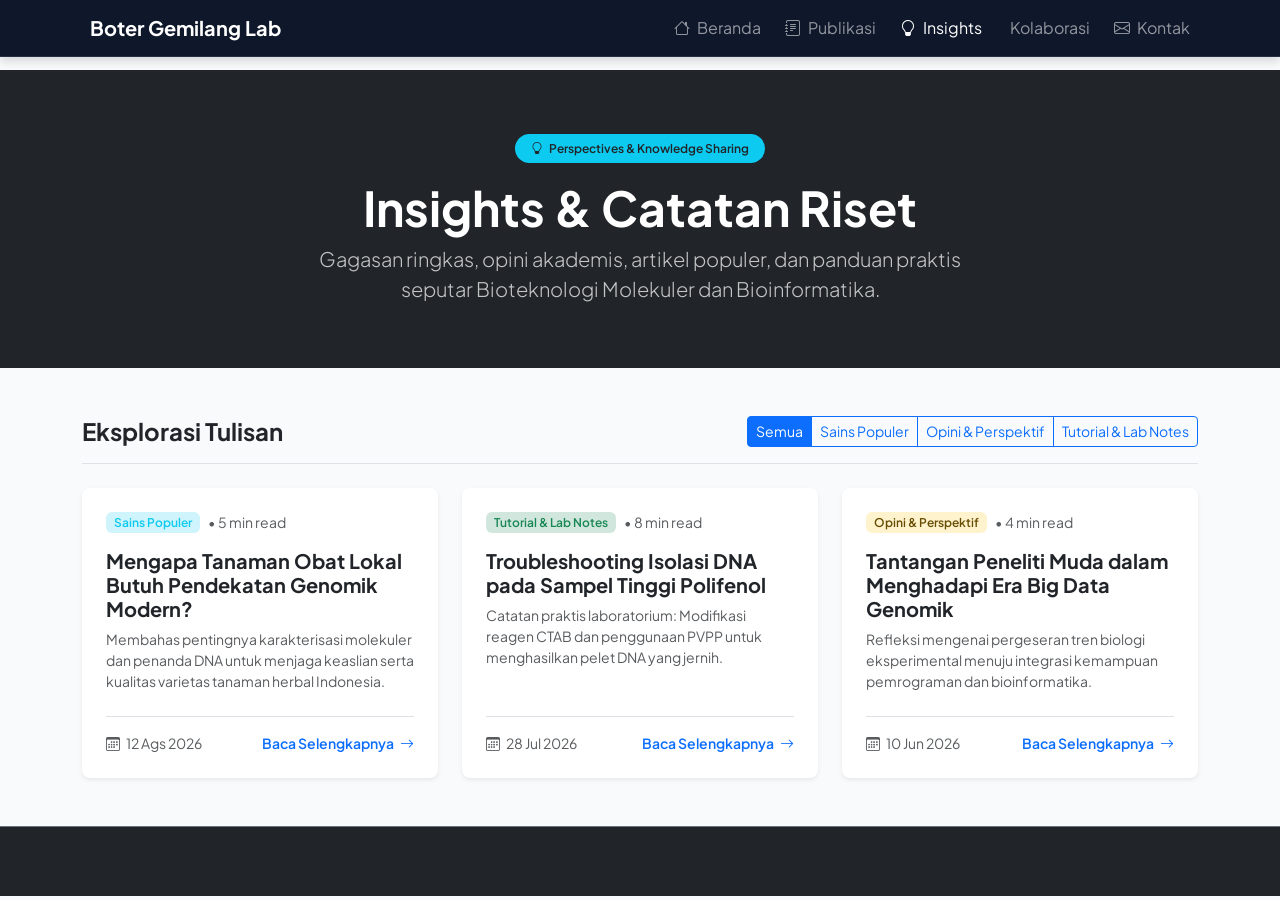
<file: insights.html>
<!DOCTYPE html>
<html lang="id">
<head>
    <meta charset="UTF-8">
    <meta name="viewport" content="width=device-width, initial-scale=1.0">
    <title>Insights & Pemikiran | Gemilang Rahmadara</title>

    <!-- Meta Tags SEO -->
    <meta name="description" content="Kumpulan artikel populer, catatan riset, tutorial bioinformatika, dan opini dari Gemilang Rahmadara seputar bioteknologi dan genomik.">
    <meta name="keywords" content="Gemilang Rahmadara, Insights, Artikel Bioteknologi, Opini Sains, Bioinformatika, Catatan Riset">
    <meta name="author" content="Gemilang Rahmadara">
    <link rel="canonical" href="https://boter-gemilang.github.io/insights.html">

    <!-- Google Fonts, Bootstrap 5, & Icons -->
    <link href="https://fonts.googleapis.com/css2?family=Plus+Jakarta+Sans:wght@300;400;600;700;800&display=swap" rel="stylesheet">
    <link href="https://cdn.jsdelivr.net/npm/bootstrap@5.3.0/dist/css/bootstrap.min.css" rel="stylesheet">
    <link href="https://cdn.jsdelivr.net/npm/bootstrap-icons@1.11.1/font/bootstrap-icons.css" rel="stylesheet">

    <!-- Custom CSS Utama -->
    <link rel="stylesheet" href="assets/css/style.css">
</head>
<body>

    <!-- Header/Navbar Modular -->
    <div id="header-container"></div>

    <!-- Header Halaman -->
    <header class="bg-dark text-white py-5">
        <div class="container text-center py-3">
            <span class="badge bg-info text-dark px-3 py-2 rounded-pill fw-semibold mb-3">
                <i class="bi bi-lightbulb me-1"></i> Perspectives & Knowledge Sharing
            </span>
            <h1 class="fw-bold display-5 mb-2">Insights & Catatan Riset</h1>
            <p class="lead text-light opacity-75 mx-auto mb-0" style="max-width: 700px;">
                Gagasan ringkas, opini akademis, artikel populer, dan panduan praktis seputar Bioteknologi Molekuler dan Bioinformatika.
            </p>
        </div>
    </header>

    <!-- Content Utama -->
    <main class="container my-5">

        <!-- Bar Filter Kategori Tulisan -->
        <div class="d-flex justify-content-between align-items-center flex-wrap gap-3 border-bottom pb-3 mb-4">
            <div>
                <h4 class="fw-bold text-dark mb-0">Eksplorasi Tulisan</h4>
            </div>
            <div class="btn-group" role="group" aria-label="Filter Insights">
                <button type="button" class="btn btn-outline-primary active btn-sm">Semua</button>
                <button type="button" class="btn btn-outline-primary btn-sm">Sains Populer</button>
                <button type="button" class="btn btn-outline-primary btn-sm">Opini & Perspektif</button>
                <button type="button" class="btn btn-outline-primary btn-sm">Tutorial & Lab Notes</button>
            </div>
        </div>

        <!-- Grid Kartu Artikel / Insights -->
        <div class="row g-4">

            <!-- Artikel 1 (Sains Populer) -->
            <div class="col-md-6 col-lg-4">
                <article class="card h-100 border-0 shadow-sm rounded-3 overflow-hidden">
                    <div class="card-body p-4 d-flex flex-column">
                        <div class="d-flex align-items-center gap-2 mb-3">
                            <span class="badge bg-info-subtle text-info fw-semibold">Sains Populer</span>
                            <small class="text-muted">• 5 min read</small>
                        </div>
                        <h5 class="fw-bold text-dark mb-2">Mengapa Tanaman Obat Lokal Butuh Pendekatan Genomik Modern?</h5>
                        <p class="text-muted small mb-4 flex-grow-1">
                            Membahas pentingnya karakterisasi molekuler dan penanda DNA untuk menjaga keaslian serta kualitas varietas tanaman herbal Indonesia.
                        </p>
                        <div class="pt-3 border-top d-flex align-items-center justify-content-between">
                            <small class="text-muted"><i class="bi bi-calendar3 me-1"></i> 12 Ags 2026</small>
                            <a href="#" class="fw-semibold text-primary text-decoration-none small">
                                Baca Selengkapnya <i class="bi bi-arrow-right ms-1"></i>
                            </a>
                        </div>
                    </div>
                </article>
            </div>

            <!-- Artikel 2 (Tutorial / Lab Notes) -->
            <div class="col-md-6 col-lg-4">
                <article class="card h-100 border-0 shadow-sm rounded-3 overflow-hidden">
                    <div class="card-body p-4 d-flex flex-column">
                        <div class="d-flex align-items-center gap-2 mb-3">
                            <span class="badge bg-success-subtle text-success fw-semibold">Tutorial & Lab Notes</span>
                            <small class="text-muted">• 8 min read</small>
                        </div>
                        <h5 class="fw-bold text-dark mb-2">Troubleshooting Isolasi DNA pada Sampel Tinggi Polifenol</h5>
                        <p class="text-muted small mb-4 flex-grow-1">
                            Catatan praktis laboratorium: Modifikasi reagen CTAB dan penggunaan PVPP untuk menghasilkan pelet DNA yang jernih.
                        </p>
                        <div class="pt-3 border-top d-flex align-items-center justify-content-between">
                            <small class="text-muted"><i class="bi bi-calendar3 me-1"></i> 28 Jul 2026</small>
                            <a href="#" class="fw-semibold text-primary text-decoration-none small">
                                Baca Selengkapnya <i class="bi bi-arrow-right ms-1"></i>
                            </a>
                        </div>
                    </div>
                </article>
            </div>

            <!-- Artikel 3 (Opini & Perspektif) -->
            <div class="col-md-6 col-lg-4">
                <article class="card h-100 border-0 shadow-sm rounded-3 overflow-hidden">
                    <div class="card-body p-4 d-flex flex-column">
                        <div class="d-flex align-items-center gap-2 mb-3">
                            <span class="badge bg-warning-subtle text-warning-emphasis fw-semibold">Opini & Perspektif</span>
                            <small class="text-muted">• 4 min read</small>
                        </div>
                        <h5 class="fw-bold text-dark mb-2">Tantangan Peneliti Muda dalam Menghadapi Era Big Data Genomik</h5>
                        <p class="text-muted small mb-4 flex-grow-1">
                            Refleksi mengenai pergeseran tren biologi eksperimental menuju integrasi kemampuan pemrograman dan bioinformatika.
                        </p>
                        <div class="pt-3 border-top d-flex align-items-center justify-content-between">
                            <small class="text-muted"><i class="bi bi-calendar3 me-1"></i> 10 Jun 2026</small>
                            <a href="#" class="fw-semibold text-primary text-decoration-none small">
                                Baca Selengkapnya <i class="bi bi-arrow-right ms-1"></i>
                            </a>
                        </div>
                    </div>
                </article>
            </div>

        </div>

    </main>

    <!-- Footer Modular -->
    <div id="footer-container"></div>

    <!-- Scripts -->
    <script src="https://cdn.jsdelivr.net/npm/bootstrap@5.3.0/dist/js/bootstrap.bundle.min.js"></script>
    <script src="assets/js/main.js"></script>

</body>
</html>
</file>
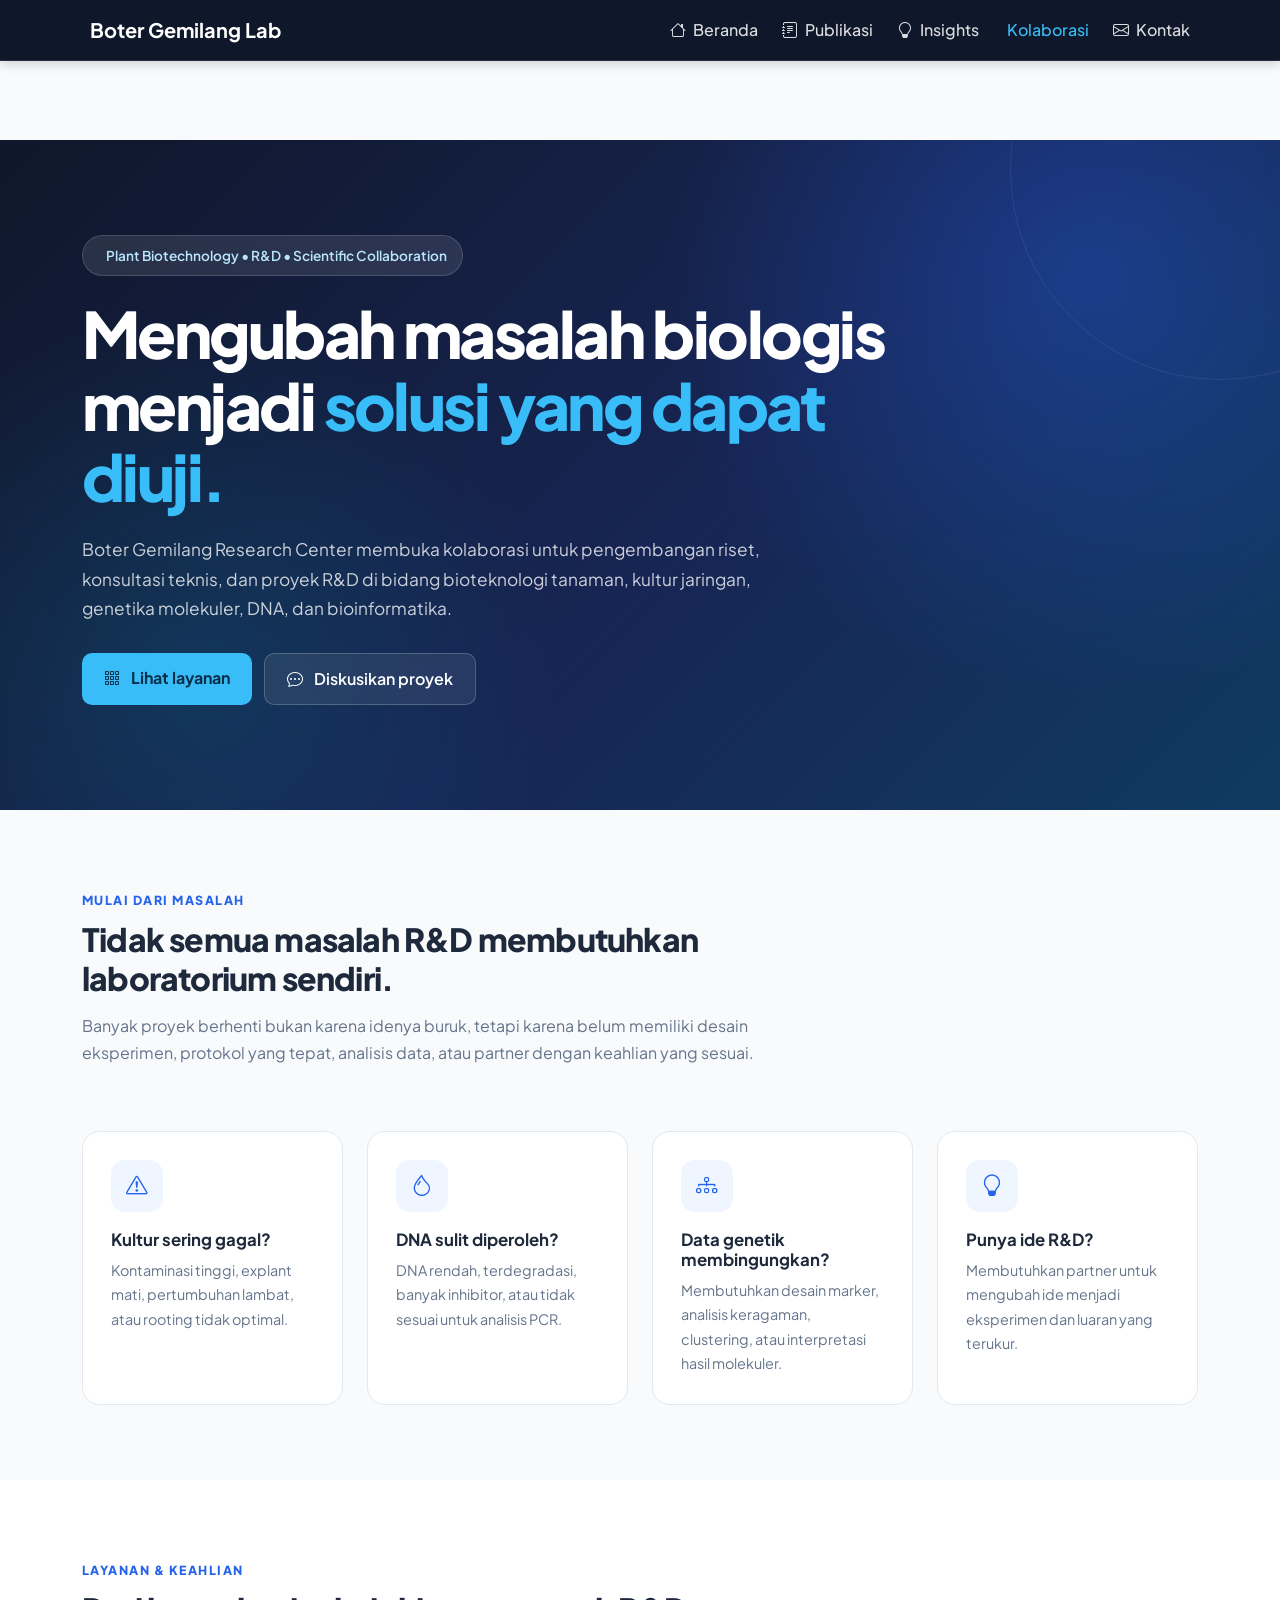
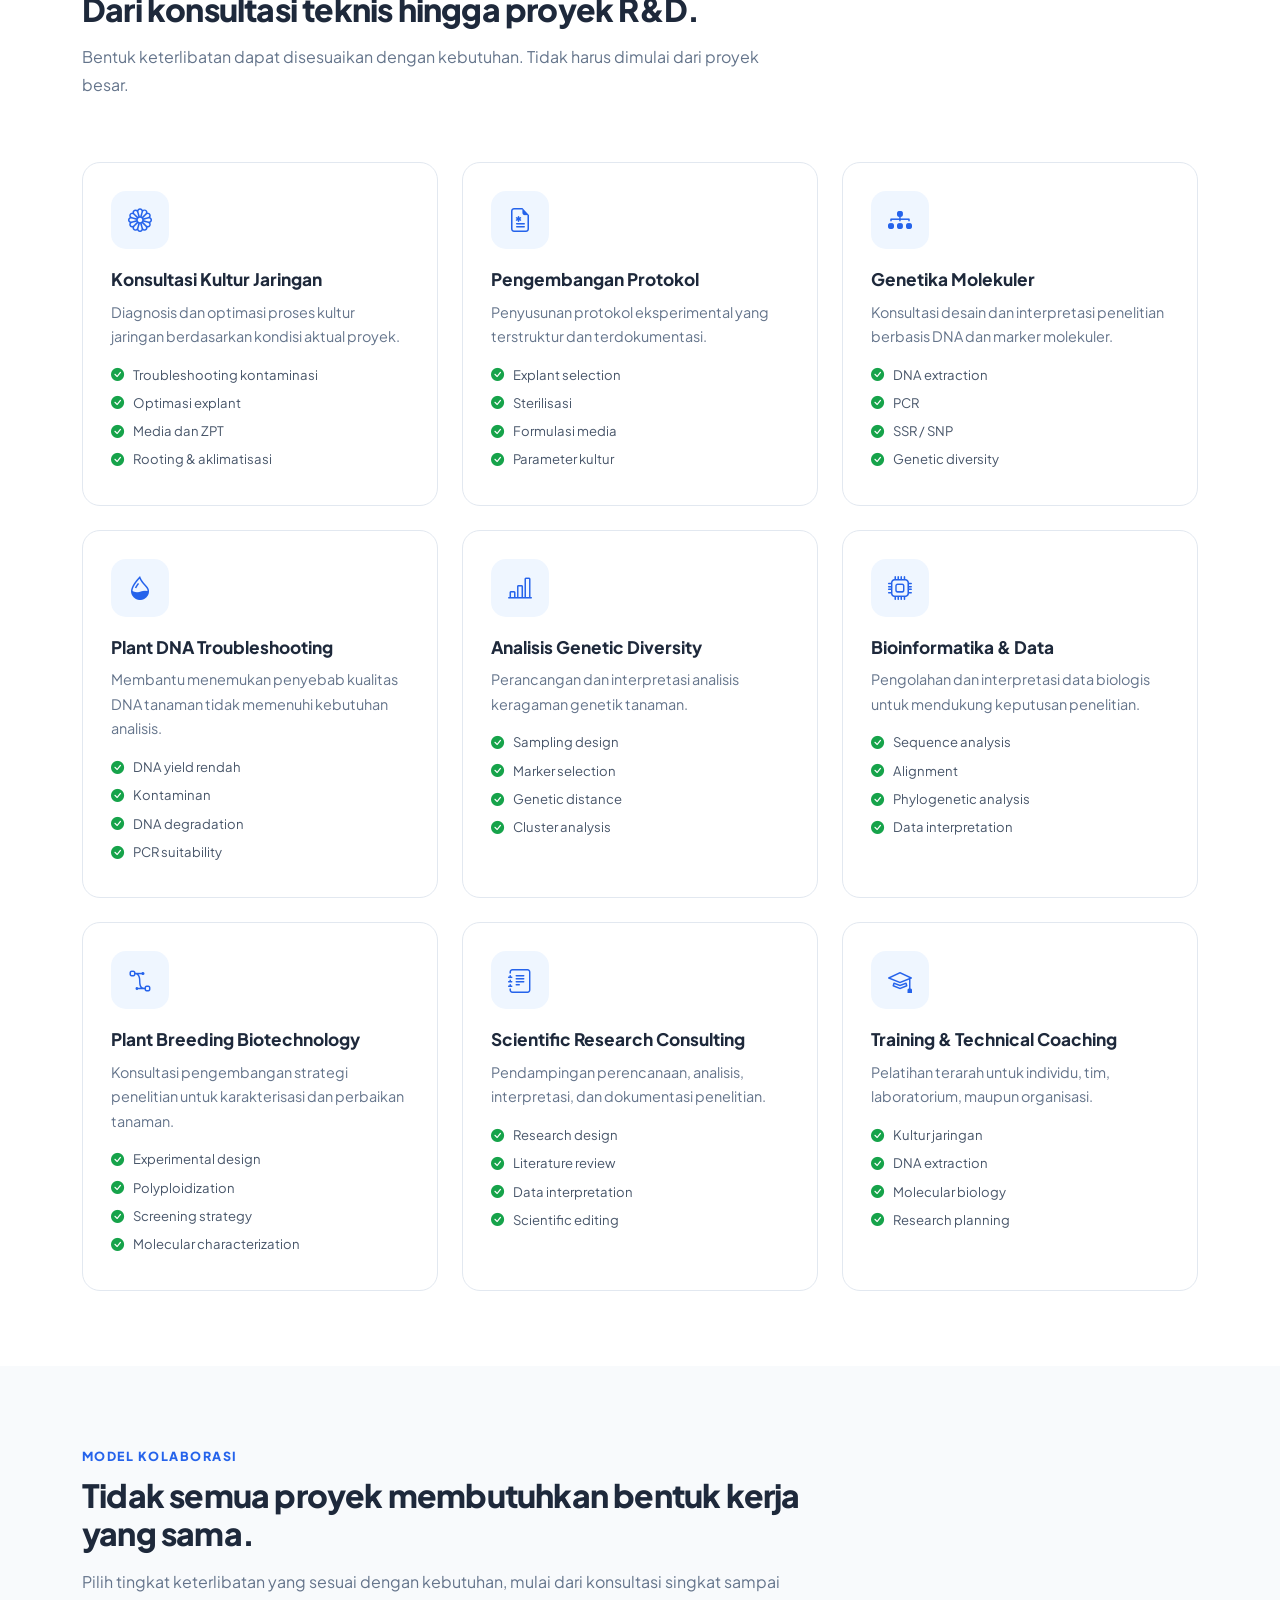
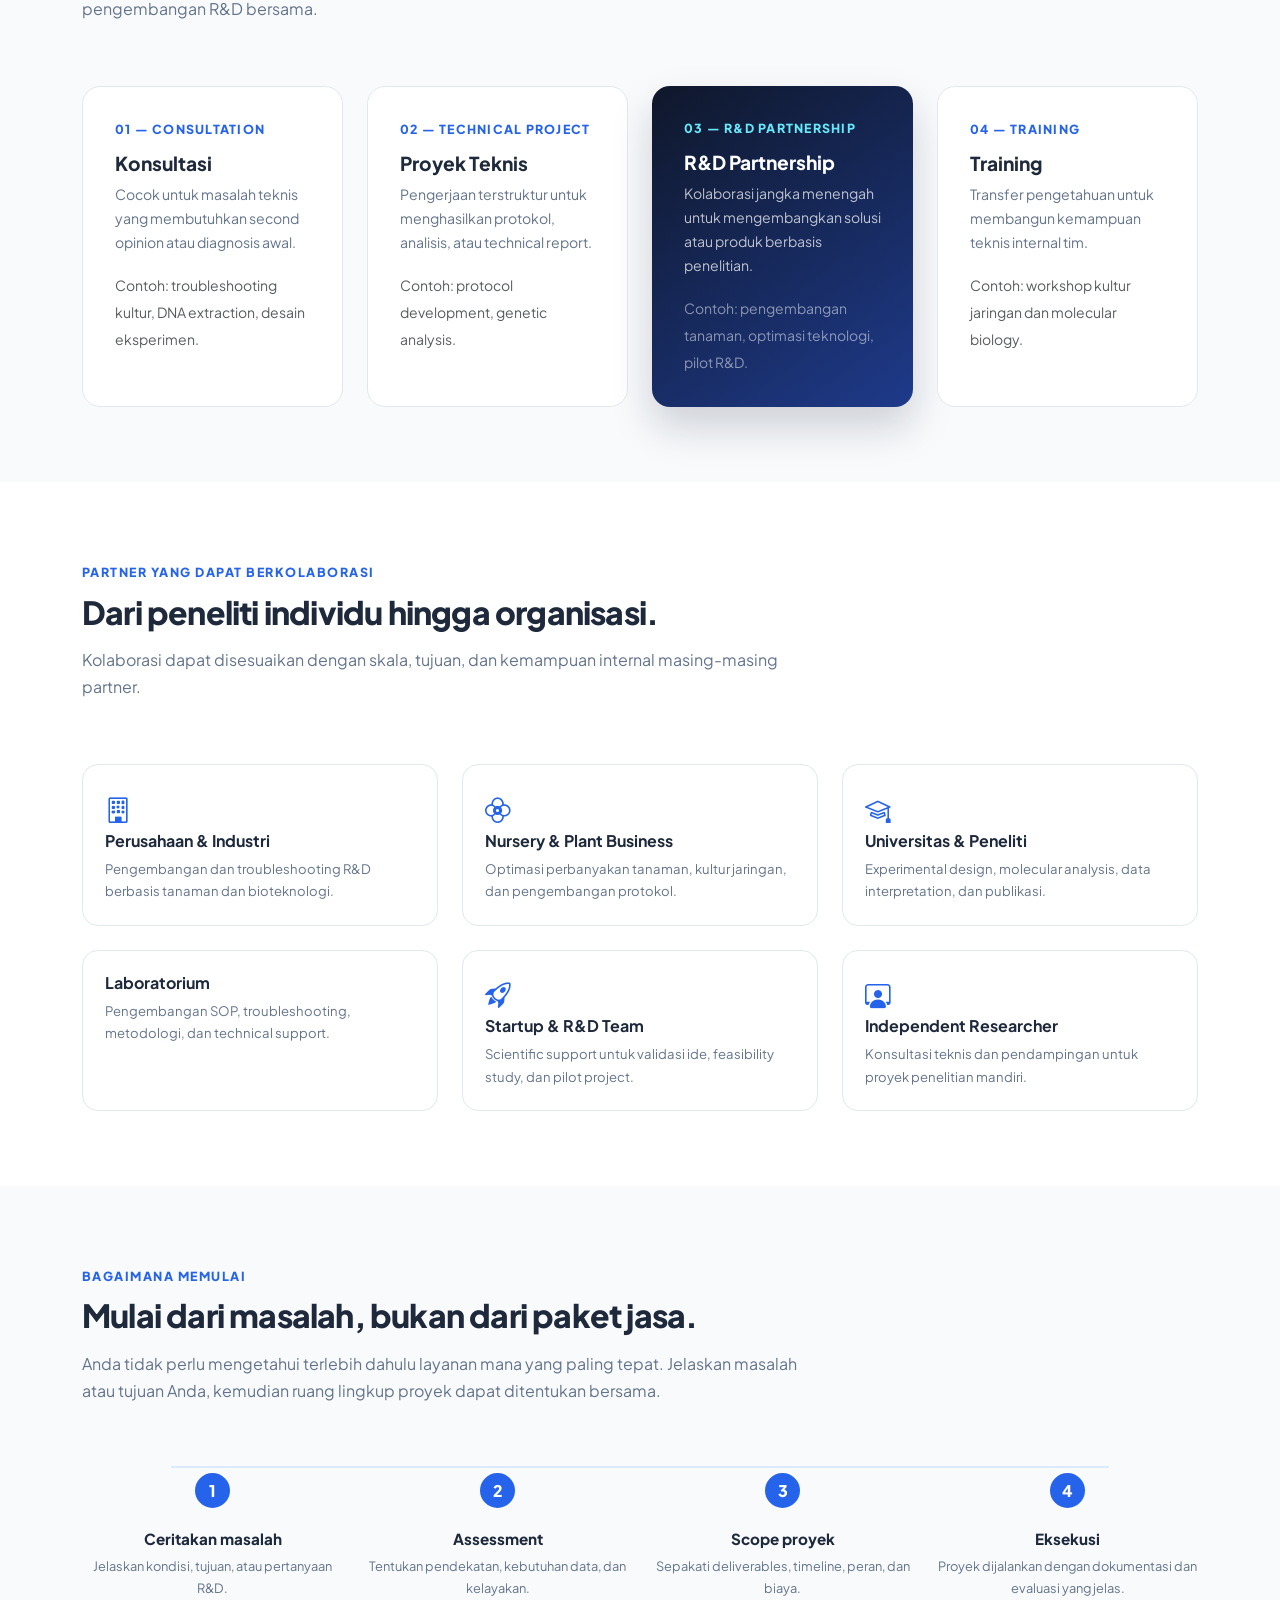
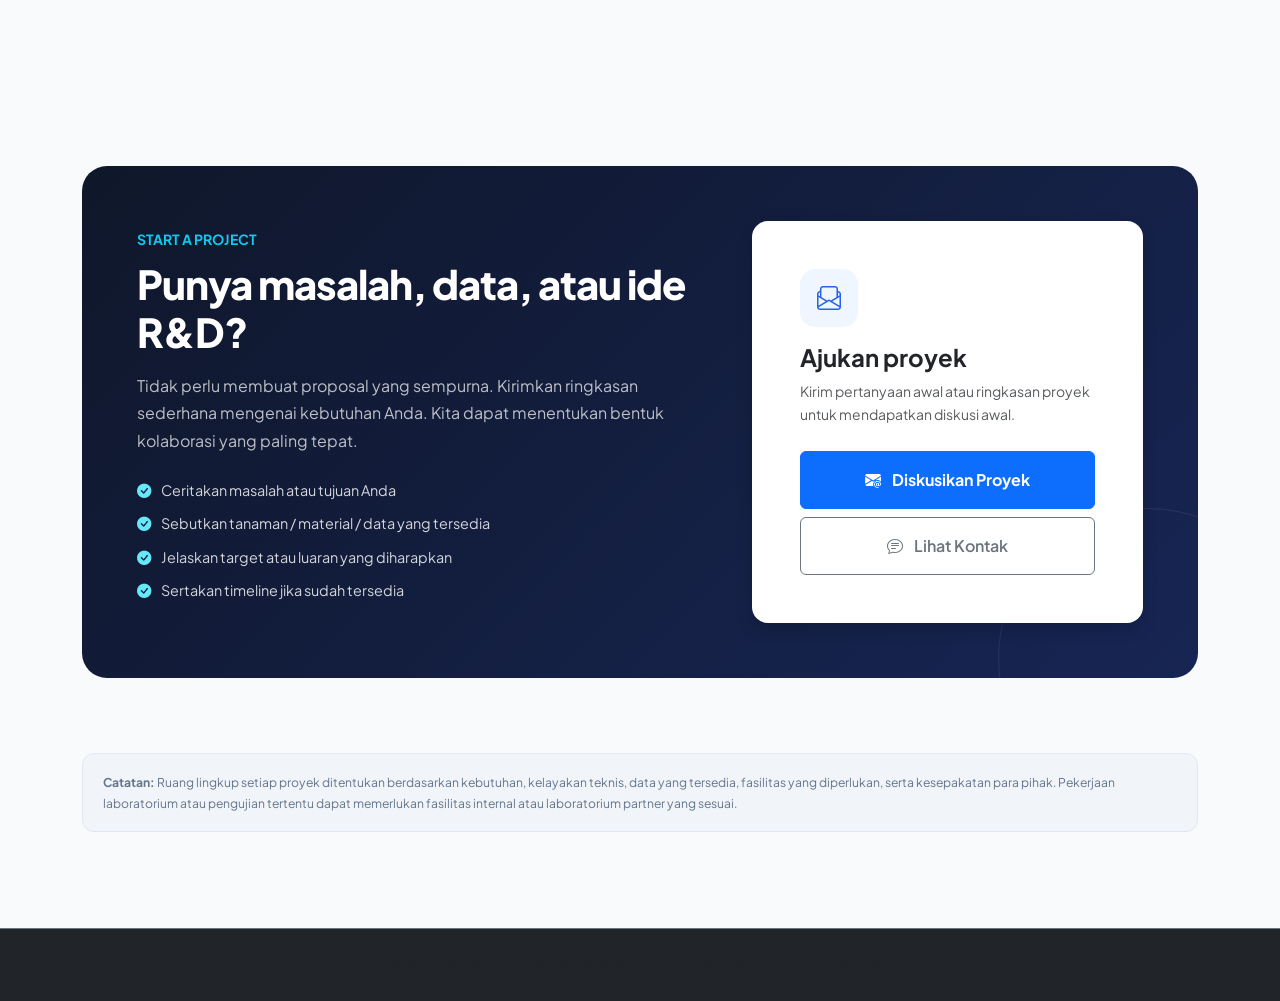
<file: kolaborasi.html>
<!DOCTYPE html><html lang="id">
<head>
    <meta charset="UTF-8">
    <meta name="viewport" content="width=device-width, initial-scale=1.0"><title>Kolaborasi & R&D - Boter Gemilang Research Center</title>

<meta name="description" content="Kolaborasi, konsultasi, dan pengembangan R&D di bidang bioteknologi tanaman, kultur jaringan, genetika molekuler, DNA, bioinformatika, dan plant biotechnology.">
<meta name="author" content="Gemilang Rahmadara">

<!-- Google Font -->
<link href="https://fonts.googleapis.com/css2?family=Plus+Jakarta+Sans:wght@300;400;500;600;700;800&display=swap" rel="stylesheet">

<!-- Bootstrap -->
<link href="https://cdn.jsdelivr.net/npm/bootstrap@5.3.0/dist/css/bootstrap.min.css" rel="stylesheet">

<!-- Bootstrap Icons -->
<link href="https://cdn.jsdelivr.net/npm/bootstrap-icons@1.11.1/font/bootstrap-icons.css" rel="stylesheet">

<!-- Global CSS -->
<link rel="stylesheet" href="assets/css/style.css">

<style>

    :root {
        --primary-color: #2563eb;
        --primary-dark: #1d4ed8;
        --accent-color: #06b6d4;
        --dark-bg: #0f172a;
        --dark-secondary: #1e293b;
        --text-dark: #1e293b;
        --text-muted: #64748b;
        --border-color: #e2e8f0;
        --light-bg: #f8fafc;
        --success-color: #16a34a;
    }

    html {
        scroll-behavior: smooth;
    }

    body {
        font-family: 'Plus Jakarta Sans', sans-serif;
        background-color: var(--light-bg);
        color: var(--text-dark);
        line-height: 1.7;
    }

    /* =========================
       NAVBAR
    ========================= */

    .custom-navbar {
        background-color: var(--dark-bg) !important;
        border-bottom: 1px solid rgba(255,255,255,0.1);
    }

    .navbar-dark .navbar-nav .nav-link {
        color: rgba(255,255,255,0.85);
        font-weight: 500;
        transition: 0.2s ease;
    }

    .navbar-dark .navbar-nav .nav-link:hover,
    .navbar-dark .navbar-nav .nav-link.active {
        color: #38bdf8;
    }

    /* =========================
       HERO
    ========================= */

    .hero-section {
        position: relative;
        overflow: hidden;
        background:
            radial-gradient(circle at 85% 20%, rgba(37,99,235,0.35), transparent 35%),
            radial-gradient(circle at 15% 80%, rgba(6,182,212,0.15), transparent 30%),
            linear-gradient(135deg, #0f172a 0%, #172554 55%, #0f3b61 100%);
        color: white;
        padding: 95px 0 105px;
    }

    .hero-section::after {
        content: "";
        position: absolute;
        width: 420px;
        height: 420px;
        border: 1px solid rgba(255,255,255,0.08);
        border-radius: 50%;
        right: -150px;
        top: -180px;
    }

    .hero-content {
        position: relative;
        z-index: 2;
    }

    .hero-badge {
        display: inline-flex;
        align-items: center;
        gap: 8px;
        padding: 8px 15px;
        border-radius: 50px;
        background: rgba(255,255,255,0.10);
        border: 1px solid rgba(255,255,255,0.15);
        color: #bae6fd;
        font-size: 0.85rem;
        font-weight: 600;
        margin-bottom: 22px;
    }

    .hero-title {
        font-size: clamp(2.3rem, 5vw, 4.1rem);
        line-height: 1.12;
        letter-spacing: -0.04em;
        font-weight: 800;
        margin-bottom: 22px;
    }

    .hero-title span {
        color: #38bdf8;
    }

    .hero-description {
        max-width: 720px;
        color: rgba(255,255,255,0.78);
        font-size: 1.08rem;
        margin-bottom: 30px;
    }

    .hero-actions {
        display: flex;
        flex-wrap: wrap;
        gap: 12px;
    }

    .btn-hero-primary {
        background: #38bdf8;
        border: none;
        color: #082f49;
        font-weight: 700;
        padding: 13px 22px;
        border-radius: 10px;
    }

    .btn-hero-primary:hover {
        background: #7dd3fc;
        color: #082f49;
    }

    .btn-hero-secondary {
        background: rgba(255,255,255,0.08);
        border: 1px solid rgba(255,255,255,0.2);
        color: white;
        font-weight: 600;
        padding: 13px 22px;
        border-radius: 10px;
    }

    .btn-hero-secondary:hover {
        background: rgba(255,255,255,0.15);
        color: white;
    }

    /* =========================
       SECTION
    ========================= */

    .section {
        padding: 75px 0;
    }

    .section-light {
        background: #ffffff;
    }

    .section-label {
        color: var(--primary-color);
        font-size: 0.78rem;
        font-weight: 800;
        text-transform: uppercase;
        letter-spacing: 0.12em;
    }

    .section-title {
        font-weight: 800;
        letter-spacing: -0.025em;
        margin-top: 8px;
        margin-bottom: 15px;
    }

    .section-description {
        color: var(--text-muted);
        max-width: 720px;
    }

    /* =========================
       PROBLEM CARDS
    ========================= */

    .problem-card {
        height: 100%;
        background: white;
        border: 1px solid var(--border-color);
        border-radius: 18px;
        padding: 28px;
        transition: all 0.25s ease;
    }

    .problem-card:hover {
        transform: translateY(-5px);
        box-shadow: 0 18px 35px rgba(15,23,42,0.08);
        border-color: #bfdbfe;
    }

    .problem-icon {
        width: 52px;
        height: 52px;
        border-radius: 14px;
        display: flex;
        align-items: center;
        justify-content: center;
        background: #eff6ff;
        color: var(--primary-color);
        font-size: 1.35rem;
        margin-bottom: 18px;
    }

    .problem-card h3 {
        font-size: 1.05rem;
        font-weight: 700;
    }

    .problem-card p {
        color: var(--text-muted);
        font-size: 0.9rem;
        margin-bottom: 0;
    }

    /* =========================
       SERVICE CARDS
    ========================= */

    .service-card {
        height: 100%;
        background: #ffffff;
        border: 1px solid var(--border-color);
        border-radius: 18px;
        padding: 28px;
        transition: all 0.25s ease;
    }

    .service-card:hover {
        transform: translateY(-5px);
        box-shadow: 0 15px 30px rgba(15,23,42,0.08);
    }

    .service-icon {
        width: 58px;
        height: 58px;
        border-radius: 15px;
        display: flex;
        align-items: center;
        justify-content: center;
        background: #eff6ff;
        color: var(--primary-color);
        font-size: 1.5rem;
        margin-bottom: 20px;
    }

    .service-card h3 {
        font-size: 1.08rem;
        font-weight: 750;
        margin-bottom: 10px;
    }

    .service-card p {
        color: var(--text-muted);
        font-size: 0.9rem;
        margin-bottom: 15px;
    }

    .service-list {
        list-style: none;
        padding: 0;
        margin: 0;
    }

    .service-list li {
        color: #475569;
        font-size: 0.82rem;
        margin-bottom: 6px;
    }

    .service-list li i {
        color: var(--success-color);
        margin-right: 7px;
    }

    /* =========================
       COLLABORATION MODE
    ========================= */

    .collab-card {
        height: 100%;
        border-radius: 18px;
        padding: 32px;
        border: 1px solid var(--border-color);
        background: white;
    }

    .collab-card.featured {
        background: linear-gradient(145deg, #0f172a, #1e3a8a);
        color: white;
        border: none;
        box-shadow: 0 20px 40px rgba(15,23,42,0.18);
    }

    .collab-number {
        font-size: 0.78rem;
        font-weight: 800;
        color: var(--primary-color);
        text-transform: uppercase;
        letter-spacing: 0.1em;
        margin-bottom: 12px;
    }

    .featured .collab-number {
        color: #67e8f9;
    }

    .collab-card h3 {
        font-weight: 750;
        font-size: 1.2rem;
    }

    .collab-card p {
        color: var(--text-muted);
        font-size: 0.88rem;
    }

    .featured p {
        color: rgba(255,255,255,0.72);
    }

    /* =========================
       TARGET CLIENT
    ========================= */

    .target-box {
        border: 1px solid var(--border-color);
        background: white;
        border-radius: 16px;
        padding: 22px;
        height: 100%;
    }

    .target-box i {
        font-size: 1.6rem;
        color: var(--primary-color);
        margin-bottom: 13px;
    }

    .target-box h3 {
        font-size: 1rem;
        font-weight: 700;
    }

    .target-box p {
        color: var(--text-muted);
        font-size: 0.82rem;
        margin-bottom: 0;
    }

    /* =========================
       PROCESS
    ========================= */

    .process-wrapper {
        position: relative;
    }

    .process-line {
        position: absolute;
        top: 22px;
        left: 8%;
        right: 8%;
        height: 2px;
        background: #dbeafe;
        z-index: 0;
    }

    .process-item {
        position: relative;
        z-index: 1;
        text-align: center;
    }

    .process-number {
        width: 45px;
        height: 45px;
        margin: 0 auto 17px;
        border-radius: 50%;
        background: var(--primary-color);
        color: white;
        display: flex;
        align-items: center;
        justify-content: center;
        font-weight: 800;
        border: 5px solid #f8fafc;
    }

    .process-item h3 {
        font-size: 0.95rem;
        font-weight: 750;
    }

    .process-item p {
        color: var(--text-muted);
        font-size: 0.8rem;
    }

    /* =========================
       PROJECT CTA
    ========================= */

    .project-section {
        background: linear-gradient(135deg, #0f172a, #172554);
        color: white;
        border-radius: 25px;
        padding: 55px;
        position: relative;
        overflow: hidden;
    }

    .project-section::before {
        content: "";
        position: absolute;
        width: 300px;
        height: 300px;
        border-radius: 50%;
        border: 1px solid rgba(255,255,255,0.08);
        right: -100px;
        bottom: -130px;
    }

    .project-content {
        position: relative;
        z-index: 2;
    }

    .project-section h2 {
        font-weight: 800;
        letter-spacing: -0.025em;
    }

    .project-section p {
        color: rgba(255,255,255,0.72);
    }

    .project-list {
        list-style: none;
        padding: 0;
    }

    .project-list li {
        margin-bottom: 9px;
        font-size: 0.9rem;
        color: rgba(255,255,255,0.82);
    }

    .project-list i {
        color: #67e8f9;
        margin-right: 8px;
    }

    /* =========================
       DISCLAIMER
    ========================= */

    .disclaimer {
        background: #f1f5f9;
        border: 1px solid #e2e8f0;
        border-radius: 12px;
        padding: 18px 20px;
        color: #64748b;
        font-size: 0.76rem;
    }

    /* =========================
       RESPONSIVE
    ========================= */

    @media (max-width: 768px) {

        .hero-section {
            padding: 75px 0 80px;
        }

        .hero-title {
            font-size: 2.35rem;
        }

        .section {
            padding: 55px 0;
        }

        .project-section {
            padding: 35px 25px;
        }

        .process-line {
            display: none;
        }

    }

</style>

</head><body><!-- =====================================================
     NAVBAR
====================================================== -->

<nav class="navbar navbar-expand-lg navbar-dark custom-navbar fixed-top">

    <div class="container">

        <a class="navbar-brand fw-bold d-flex align-items-center gap-2 text-white" href="index.html">
            <i class="bi bi-dna text-info fs-4"></i>
            Boter Gemilang Lab
        </a>

        <button
            class="navbar-toggler"
            type="button"
            data-bs-toggle="collapse"
            data-bs-target="#navbarNav"
            aria-controls="navbarNav"
            aria-expanded="false"
            aria-label="Toggle navigation">

            <span class="navbar-toggler-icon"></span>

        </button>

        <div class="collapse navbar-collapse" id="navbarNav">

            <ul class="navbar-nav ms-auto gap-2">

                <li class="nav-item">
                    <a id="nav-home" class="nav-link" href="index.html">
                        <i class="bi bi-house me-1"></i>
                        Beranda
                    </a>
                </li>

                <li class="nav-item">
                    <a id="nav-publications" class="nav-link" href="publikasi.html">
                        <i class="bi bi-journal-text me-1"></i>
                        Publikasi
                    </a>
                </li>

                <li class="nav-item">
                    <a id="nav-insights" class="nav-link" href="insights.html">
                        <i class="bi bi-lightbulb me-1"></i>
                        Insights
                    </a>
                </li>

                <li class="nav-item">
                    <a id="nav-kolaborasi" class="nav-link active" href="kolaborasi.html">
                        <i class="bi bi-handshake me-1"></i>
                        Kolaborasi
                    </a>
                </li>

                <li class="nav-item">
                    <a id="nav-contact" class="nav-link" href="kontak.html">
                        <i class="bi bi-envelope me-1"></i>
                        Kontak
                    </a>
                </li>

            </ul>

        </div>

    </div>

</nav>


<!-- =====================================================
     HERO
====================================================== -->

<header class="hero-section" style="margin-top: 70px;">

    <div class="container hero-content">

        <div class="row">

            <div class="col-lg-9">

                <div class="hero-badge">
                    <i class="bi bi-beaker"></i>
                    Plant Biotechnology • R&D • Scientific Collaboration
                </div>

                <h1 class="hero-title">
                    Mengubah masalah biologis
                    menjadi <span>solusi yang dapat diuji.</span>
                </h1>

                <p class="hero-description">
                    Boter Gemilang Research Center membuka kolaborasi untuk
                    pengembangan riset, konsultasi teknis, dan proyek R&D
                    di bidang bioteknologi tanaman, kultur jaringan,
                    genetika molekuler, DNA, dan bioinformatika.
                </p>

                <div class="hero-actions">

                    <a href="#layanan" class="btn btn-hero-primary">
                        <i class="bi bi-grid-3x3-gap me-2"></i>
                        Lihat layanan
                    </a>

                    <a href="#mulai" class="btn btn-hero-secondary">
                        <i class="bi bi-chat-dots me-2"></i>
                        Diskusikan proyek
                    </a>

                </div>

            </div>

        </div>

    </div>

</header>


<!-- =====================================================
     SECTION: PROBLEM
====================================================== -->

<section class="section">

    <div class="container">

        <div class="row mb-5">

            <div class="col-lg-8">

                <span class="section-label">
                    Mulai dari masalah
                </span>

                <h2 class="section-title">
                    Tidak semua masalah R&D membutuhkan laboratorium sendiri.
                </h2>

                <p class="section-description">
                    Banyak proyek berhenti bukan karena idenya buruk,
                    tetapi karena belum memiliki desain eksperimen,
                    protokol yang tepat, analisis data, atau partner
                    dengan keahlian yang sesuai.
                </p>

            </div>

        </div>


        <div class="row g-4">

            <div class="col-md-6 col-lg-3">

                <div class="problem-card">

                    <div class="problem-icon">
                        <i class="bi bi-exclamation-triangle"></i>
                    </div>

                    <h3>Kultur sering gagal?</h3>

                    <p>
                        Kontaminasi tinggi, explant mati,
                        pertumbuhan lambat, atau rooting tidak optimal.
                    </p>

                </div>

            </div>


            <div class="col-md-6 col-lg-3">

                <div class="problem-card">

                    <div class="problem-icon">
                        <i class="bi bi-droplet"></i>
                    </div>

                    <h3>DNA sulit diperoleh?</h3>

                    <p>
                        DNA rendah, terdegradasi, banyak inhibitor,
                        atau tidak sesuai untuk analisis PCR.
                    </p>

                </div>

            </div>


            <div class="col-md-6 col-lg-3">

                <div class="problem-card">

                    <div class="problem-icon">
                        <i class="bi bi-diagram-3"></i>
                    </div>

                    <h3>Data genetik membingungkan?</h3>

                    <p>
                        Membutuhkan desain marker, analisis keragaman,
                        clustering, atau interpretasi hasil molekuler.
                    </p>

                </div>

            </div>


            <div class="col-md-6 col-lg-3">

                <div class="problem-card">

                    <div class="problem-icon">
                        <i class="bi bi-lightbulb"></i>
                    </div>

                    <h3>Punya ide R&D?</h3>

                    <p>
                        Membutuhkan partner untuk mengubah ide menjadi
                        eksperimen dan luaran yang terukur.
                    </p>

                </div>

            </div>

        </div>

    </div>

</section>


<!-- =====================================================
     SECTION: SERVICES
====================================================== -->

<section id="layanan" class="section section-light">

    <div class="container">

        <div class="row mb-5">

            <div class="col-lg-8">

                <span class="section-label">
                    Layanan & Keahlian
                </span>

                <h2 class="section-title">
                    Dari konsultasi teknis hingga proyek R&D.
                </h2>

                <p class="section-description">
                    Bentuk keterlibatan dapat disesuaikan dengan kebutuhan.
                    Tidak harus dimulai dari proyek besar.
                </p>

            </div>

        </div>


        <div class="row g-4">


            <!-- SERVICE 1 -->

            <div class="col-md-6 col-lg-4">

                <div class="service-card">

                    <div class="service-icon">
                        <i class="bi bi-flower1"></i>
                    </div>

                    <h3>
                        Konsultasi Kultur Jaringan
                    </h3>

                    <p>
                        Diagnosis dan optimasi proses kultur jaringan
                        berdasarkan kondisi aktual proyek.
                    </p>

                    <ul class="service-list">

                        <li>
                            <i class="bi bi-check-circle-fill"></i>
                            Troubleshooting kontaminasi
                        </li>

                        <li>
                            <i class="bi bi-check-circle-fill"></i>
                            Optimasi explant
                        </li>

                        <li>
                            <i class="bi bi-check-circle-fill"></i>
                            Media dan ZPT
                        </li>

                        <li>
                            <i class="bi bi-check-circle-fill"></i>
                            Rooting & aklimatisasi
                        </li>

                    </ul>

                </div>

            </div>


            <!-- SERVICE 2 -->

            <div class="col-md-6 col-lg-4">

                <div class="service-card">

                    <div class="service-icon">
                        <i class="bi bi-file-earmark-medical"></i>
                    </div>

                    <h3>
                        Pengembangan Protokol
                    </h3>

                    <p>
                        Penyusunan protokol eksperimental yang
                        terstruktur dan terdokumentasi.
                    </p>

                    <ul class="service-list">

                        <li>
                            <i class="bi bi-check-circle-fill"></i>
                            Explant selection
                        </li>

                        <li>
                            <i class="bi bi-check-circle-fill"></i>
                            Sterilisasi
                        </li>

                        <li>
                            <i class="bi bi-check-circle-fill"></i>
                            Formulasi media
                        </li>

                        <li>
                            <i class="bi bi-check-circle-fill"></i>
                            Parameter kultur
                        </li>

                    </ul>

                </div>

            </div>


            <!-- SERVICE 3 -->

            <div class="col-md-6 col-lg-4">

                <div class="service-card">

                    <div class="service-icon">
                        <i class="bi bi-diagram-3-fill"></i>
                    </div>

                    <h3>
                        Genetika Molekuler
                    </h3>

                    <p>
                        Konsultasi desain dan interpretasi penelitian
                        berbasis DNA dan marker molekuler.
                    </p>

                    <ul class="service-list">

                        <li>
                            <i class="bi bi-check-circle-fill"></i>
                            DNA extraction
                        </li>

                        <li>
                            <i class="bi bi-check-circle-fill"></i>
                            PCR
                        </li>

                        <li>
                            <i class="bi bi-check-circle-fill"></i>
                            SSR / SNP
                        </li>

                        <li>
                            <i class="bi bi-check-circle-fill"></i>
                            Genetic diversity
                        </li>

                    </ul>

                </div>

            </div>


            <!-- SERVICE 4 -->

            <div class="col-md-6 col-lg-4">

                <div class="service-card">

                    <div class="service-icon">
                        <i class="bi bi-droplet-half"></i>
                    </div>

                    <h3>
                        Plant DNA Troubleshooting
                    </h3>

                    <p>
                        Membantu menemukan penyebab kualitas DNA tanaman
                        tidak memenuhi kebutuhan analisis.
                    </p>

                    <ul class="service-list">

                        <li>
                            <i class="bi bi-check-circle-fill"></i>
                            DNA yield rendah
                        </li>

                        <li>
                            <i class="bi bi-check-circle-fill"></i>
                            Kontaminan
                        </li>

                        <li>
                            <i class="bi bi-check-circle-fill"></i>
                            DNA degradation
                        </li>

                        <li>
                            <i class="bi bi-check-circle-fill"></i>
                            PCR suitability
                        </li>

                    </ul>

                </div>

            </div>


            <!-- SERVICE 5 -->

            <div class="col-md-6 col-lg-4">

                <div class="service-card">

                    <div class="service-icon">
                        <i class="bi bi-bar-chart-line"></i>
                    </div>

                    <h3>
                        Analisis Genetic Diversity
                    </h3>

                    <p>
                        Perancangan dan interpretasi analisis keragaman
                        genetik tanaman.
                    </p>

                    <ul class="service-list">

                        <li>
                            <i class="bi bi-check-circle-fill"></i>
                            Sampling design
                        </li>

                        <li>
                            <i class="bi bi-check-circle-fill"></i>
                            Marker selection
                        </li>

                        <li>
                            <i class="bi bi-check-circle-fill"></i>
                            Genetic distance
                        </li>

                        <li>
                            <i class="bi bi-check-circle-fill"></i>
                            Cluster analysis
                        </li>

                    </ul>

                </div>

            </div>


            <!-- SERVICE 6 -->

            <div class="col-md-6 col-lg-4">

                <div class="service-card">

                    <div class="service-icon">
                        <i class="bi bi-cpu"></i>
                    </div>

                    <h3>
                        Bioinformatika & Data
                    </h3>

                    <p>
                        Pengolahan dan interpretasi data biologis
                        untuk mendukung keputusan penelitian.
                    </p>

                    <ul class="service-list">

                        <li>
                            <i class="bi bi-check-circle-fill"></i>
                            Sequence analysis
                        </li>

                        <li>
                            <i class="bi bi-check-circle-fill"></i>
                            Alignment
                        </li>

                        <li>
                            <i class="bi bi-check-circle-fill"></i>
                            Phylogenetic analysis
                        </li>

                        <li>
                            <i class="bi bi-check-circle-fill"></i>
                            Data interpretation
                        </li>

                    </ul>

                </div>

            </div>


            <!-- SERVICE 7 -->

            <div class="col-md-6 col-lg-4">

                <div class="service-card">

                    <div class="service-icon">
                        <i class="bi bi-bezier2"></i>
                    </div>

                    <h3>
                        Plant Breeding Biotechnology
                    </h3>

                    <p>
                        Konsultasi pengembangan strategi penelitian
                        untuk karakterisasi dan perbaikan tanaman.
                    </p>

                    <ul class="service-list">

                        <li>
                            <i class="bi bi-check-circle-fill"></i>
                            Experimental design
                        </li>

                        <li>
                            <i class="bi bi-check-circle-fill"></i>
                            Polyploidization
                        </li>

                        <li>
                            <i class="bi bi-check-circle-fill"></i>
                            Screening strategy
                        </li>

                        <li>
                            <i class="bi bi-check-circle-fill"></i>
                            Molecular characterization
                        </li>

                    </ul>

                </div>

            </div>


            <!-- SERVICE 8 -->

            <div class="col-md-6 col-lg-4">

                <div class="service-card">

                    <div class="service-icon">
                        <i class="bi bi-journal-text"></i>
                    </div>

                    <h3>
                        Scientific Research Consulting
                    </h3>

                    <p>
                        Pendampingan perencanaan, analisis,
                        interpretasi, dan dokumentasi penelitian.
                    </p>

                    <ul class="service-list">

                        <li>
                            <i class="bi bi-check-circle-fill"></i>
                            Research design
                        </li>

                        <li>
                            <i class="bi bi-check-circle-fill"></i>
                            Literature review
                        </li>

                        <li>
                            <i class="bi bi-check-circle-fill"></i>
                            Data interpretation
                        </li>

                        <li>
                            <i class="bi bi-check-circle-fill"></i>
                            Scientific editing
                        </li>

                    </ul>

                </div>

            </div>


            <!-- SERVICE 9 -->

            <div class="col-md-6 col-lg-4">

                <div class="service-card">

                    <div class="service-icon">
                        <i class="bi bi-mortarboard"></i>
                    </div>

                    <h3>
                        Training & Technical Coaching
                    </h3>

                    <p>
                        Pelatihan terarah untuk individu, tim,
                        laboratorium, maupun organisasi.
                    </p>

                    <ul class="service-list">

                        <li>
                            <i class="bi bi-check-circle-fill"></i>
                            Kultur jaringan
                        </li>

                        <li>
                            <i class="bi bi-check-circle-fill"></i>
                            DNA extraction
                        </li>

                        <li>
                            <i class="bi bi-check-circle-fill"></i>
                            Molecular biology
                        </li>

                        <li>
                            <i class="bi bi-check-circle-fill"></i>
                            Research planning
                        </li>

                    </ul>

                </div>

            </div>

        </div>

    </div>

</section>


<!-- =====================================================
     SECTION: COLLABORATION MODE
====================================================== -->

<section class="section">

    <div class="container">

        <div class="row mb-5">

            <div class="col-lg-8">

                <span class="section-label">
                    Model kolaborasi
                </span>

                <h2 class="section-title">
                    Tidak semua proyek membutuhkan bentuk kerja yang sama.
                </h2>

                <p class="section-description">
                    Pilih tingkat keterlibatan yang sesuai dengan kebutuhan,
                    mulai dari konsultasi singkat sampai pengembangan R&D bersama.
                </p>

            </div>

        </div>


        <div class="row g-4">


            <div class="col-md-6 col-lg-3">

                <div class="collab-card">

                    <div class="collab-number">
                        01 — Consultation
                    </div>

                    <h3>
                        Konsultasi
                    </h3>

                    <p>
                        Cocok untuk masalah teknis yang membutuhkan
                        second opinion atau diagnosis awal.
                    </p>

                    <small class="text-muted">
                        Contoh: troubleshooting kultur,
                        DNA extraction, desain eksperimen.
                    </small>

                </div>

            </div>


            <div class="col-md-6 col-lg-3">

                <div class="collab-card">

                    <div class="collab-number">
                        02 — Technical Project
                    </div>

                    <h3>
                        Proyek Teknis
                    </h3>

                    <p>
                        Pengerjaan terstruktur untuk menghasilkan
                        protokol, analisis, atau technical report.
                    </p>

                    <small class="text-muted">
                        Contoh: protocol development,
                        genetic analysis.
                    </small>

                </div>

            </div>


            <div class="col-md-6 col-lg-3">

                <div class="collab-card featured">

                    <div class="collab-number">
                        03 — R&D Partnership
                    </div>

                    <h3>
                        R&D Partnership
                    </h3>

                    <p>
                        Kolaborasi jangka menengah untuk mengembangkan
                        solusi atau produk berbasis penelitian.
                    </p>

                    <small class="text-white-50">
                        Contoh: pengembangan tanaman,
                        optimasi teknologi, pilot R&D.
                    </small>

                </div>

            </div>


            <div class="col-md-6 col-lg-3">

                <div class="collab-card">

                    <div class="collab-number">
                        04 — Training
                    </div>

                    <h3>
                        Training
                    </h3>

                    <p>
                        Transfer pengetahuan untuk membangun
                        kemampuan teknis internal tim.
                    </p>

                    <small class="text-muted">
                        Contoh: workshop kultur jaringan
                        dan molecular biology.
                    </small>

                </div>

            </div>

        </div>

    </div>

</section>


<!-- =====================================================
     SECTION: WHO WE WORK WITH
====================================================== -->

<section class="section section-light">

    <div class="container">

        <div class="row mb-5">

            <div class="col-lg-8">

                <span class="section-label">
                    Partner yang dapat berkolaborasi
                </span>

                <h2 class="section-title">
                    Dari peneliti individu hingga organisasi.
                </h2>

                <p class="section-description">
                    Kolaborasi dapat disesuaikan dengan skala,
                    tujuan, dan kemampuan internal masing-masing partner.
                </p>

            </div>

        </div>


        <div class="row g-4">

            <div class="col-6 col-lg-4">

                <div class="target-box">

                    <i class="bi bi-building"></i>

                    <h3>
                        Perusahaan & Industri
                    </h3>

                    <p>
                        Pengembangan dan troubleshooting R&D
                        berbasis tanaman dan bioteknologi.
                    </p>

                </div>

            </div>


            <div class="col-6 col-lg-4">

                <div class="target-box">

                    <i class="bi bi-flower2"></i>

                    <h3>
                        Nursery & Plant Business
                    </h3>

                    <p>
                        Optimasi perbanyakan tanaman,
                        kultur jaringan, dan pengembangan protokol.
                    </p>

                </div>

            </div>


            <div class="col-6 col-lg-4">

                <div class="target-box">

                    <i class="bi bi-mortarboard"></i>

                    <h3>
                        Universitas & Peneliti
                    </h3>

                    <p>
                        Experimental design, molecular analysis,
                        data interpretation, dan publikasi.
                    </p>

                </div>

            </div>


            <div class="col-6 col-lg-4">

                <div class="target-box">

                    <i class="bi bi-beaker"></i>

                    <h3>
                        Laboratorium
                    </h3>

                    <p>
                        Pengembangan SOP, troubleshooting,
                        metodologi, dan technical support.
                    </p>

                </div>

            </div>


            <div class="col-6 col-lg-4">

                <div class="target-box">

                    <i class="bi bi-rocket-takeoff"></i>

                    <h3>
                        Startup & R&D Team
                    </h3>

                    <p>
                        Scientific support untuk validasi ide,
                        feasibility study, dan pilot project.
                    </p>

                </div>

            </div>


            <div class="col-6 col-lg-4">

                <div class="target-box">

                    <i class="bi bi-person-workspace"></i>

                    <h3>
                        Independent Researcher
                    </h3>

                    <p>
                        Konsultasi teknis dan pendampingan
                        untuk proyek penelitian mandiri.
                    </p>

                </div>

            </div>

        </div>

    </div>

</section>


<!-- =====================================================
     SECTION: PROCESS
====================================================== -->

<section class="section">

    <div class="container">

        <div class="row mb-5">

            <div class="col-lg-8">

                <span class="section-label">
                    Bagaimana memulai
                </span>

                <h2 class="section-title">
                    Mulai dari masalah, bukan dari paket jasa.
                </h2>

                <p class="section-description">
                    Anda tidak perlu mengetahui terlebih dahulu layanan
                    mana yang paling tepat. Jelaskan masalah atau tujuan Anda,
                    kemudian ruang lingkup proyek dapat ditentukan bersama.
                </p>

            </div>

        </div>


        <div class="process-wrapper">

            <div class="process-line"></div>

            <div class="row g-4">


                <div class="col-6 col-lg-3">

                    <div class="process-item">

                        <div class="process-number">
                            1
                        </div>

                        <h3>
                            Ceritakan masalah
                        </h3>

                        <p>
                            Jelaskan kondisi,
                            tujuan, atau pertanyaan R&D.
                        </p>

                    </div>

                </div>


                <div class="col-6 col-lg-3">

                    <div class="process-item">

                        <div class="process-number">
                            2
                        </div>

                        <h3>
                            Assessment
                        </h3>

                        <p>
                            Tentukan pendekatan,
                            kebutuhan data, dan kelayakan.
                        </p>

                    </div>

                </div>


                <div class="col-6 col-lg-3">

                    <div class="process-item">

                        <div class="process-number">
                            3
                        </div>

                        <h3>
                            Scope proyek
                        </h3>

                        <p>
                            Sepakati deliverables,
                            timeline, peran, dan biaya.
                        </p>

                    </div>

                </div>


                <div class="col-6 col-lg-3">

                    <div class="process-item">

                        <div class="process-number">
                            4
                        </div>

                        <h3>
                            Eksekusi
                        </h3>

                        <p>
                            Proyek dijalankan dengan
                            dokumentasi dan evaluasi yang jelas.
                        </p>

                    </div>

                </div>

            </div>

        </div>

    </div>

</section>


<!-- =====================================================
     SECTION: CTA
====================================================== -->

<section id="mulai" class="section">

    <div class="container">

        <div class="project-section">

            <div class="project-content">

                <div class="row align-items-center g-5">

                    <div class="col-lg-7">

                        <span class="text-info fw-bold small text-uppercase">
                            Start a project
                        </span>

                        <h2 class="display-6 mt-2 mb-3">
                            Punya masalah, data, atau ide R&D?
                        </h2>

                        <p class="mb-4">
                            Tidak perlu membuat proposal yang sempurna.
                            Kirimkan ringkasan sederhana mengenai kebutuhan Anda.
                            Kita dapat menentukan bentuk kolaborasi yang paling tepat.
                        </p>

                        <ul class="project-list">

                            <li>
                                <i class="bi bi-check-circle-fill"></i>
                                Ceritakan masalah atau tujuan Anda
                            </li>

                            <li>
                                <i class="bi bi-check-circle-fill"></i>
                                Sebutkan tanaman / material / data yang tersedia
                            </li>

                            <li>
                                <i class="bi bi-check-circle-fill"></i>
                                Jelaskan target atau luaran yang diharapkan
                            </li>

                            <li>
                                <i class="bi bi-check-circle-fill"></i>
                                Sertakan timeline jika sudah tersedia
                            </li>

                        </ul>

                    </div>


                    <div class="col-lg-5">

                        <div class="bg-white rounded-4 p-4 p-md-5 text-dark shadow">

                            <div class="mb-3">

                                <div class="service-icon mb-3">
                                    <i class="bi bi-envelope-paper"></i>
                                </div>

                                <h3 class="h4 fw-bold">
                                    Ajukan proyek
                                </h3>

                                <p class="text-muted small mb-4">
                                    Kirim pertanyaan awal atau ringkasan
                                    proyek untuk mendapatkan diskusi awal.
                                </p>

                            </div>


                            <a
                                href="mailto:research@botergemilang.github.io?subject=Inquiry%20Kolaborasi%20R%26D"
                                class="btn btn-primary w-100 fw-bold py-3">

                                <i class="bi bi-envelope-at-fill me-2"></i>
                                Diskusikan Proyek

                            </a>


                            <a
                                href="kontak.html"
                                class="btn btn-outline-secondary w-100 fw-semibold py-3 mt-2">

                                <i class="bi bi-chat-text me-2"></i>
                                Lihat Kontak

                            </a>

                        </div>

                    </div>

                </div>

            </div>

        </div>

    </div>

</section>


<!-- =====================================================
     DISCLAIMER
====================================================== -->

<section class="pb-5">

    <div class="container">

        <div class="disclaimer">

            <strong>
                Catatan:
            </strong>

            Ruang lingkup setiap proyek ditentukan berdasarkan
            kebutuhan, kelayakan teknis, data yang tersedia,
            fasilitas yang diperlukan, serta kesepakatan para pihak.
            Pekerjaan laboratorium atau pengujian tertentu dapat
            memerlukan fasilitas internal atau laboratorium partner
            yang sesuai.

        </div>

    </div>

</section>


<!-- =====================================================
     FOOTER
====================================================== -->

<div id="footer-container"></div>


<!-- Bootstrap JS -->

<script src="https://cdn.jsdelivr.net/npm/bootstrap@5.3.0/dist/js/bootstrap.bundle.min.js"></script>


<!-- Footer Loader -->

<script>

    function loadComponent(id, file) {

        fetch(file)

            .then(response => {

                if (!response.ok) {
                    throw new Error(
                        'HTTP error ' + response.status
                    );
                }

                return response.text();

            })

            .then(data => {

                const element =
                    document.getElementById(id);

                if (element) {
                    element.innerHTML = data;
                }

            })

            .catch(err => {

                console.error(
                    'Gagal memuat komponen:',
                    err
                );

            });

    }


    document.addEventListener(
        "DOMContentLoaded",
        function() {

            loadComponent(
                'footer-container',
                'components/footer.html'
            );

        }
    );

</script>

</body>
</html>
</file>
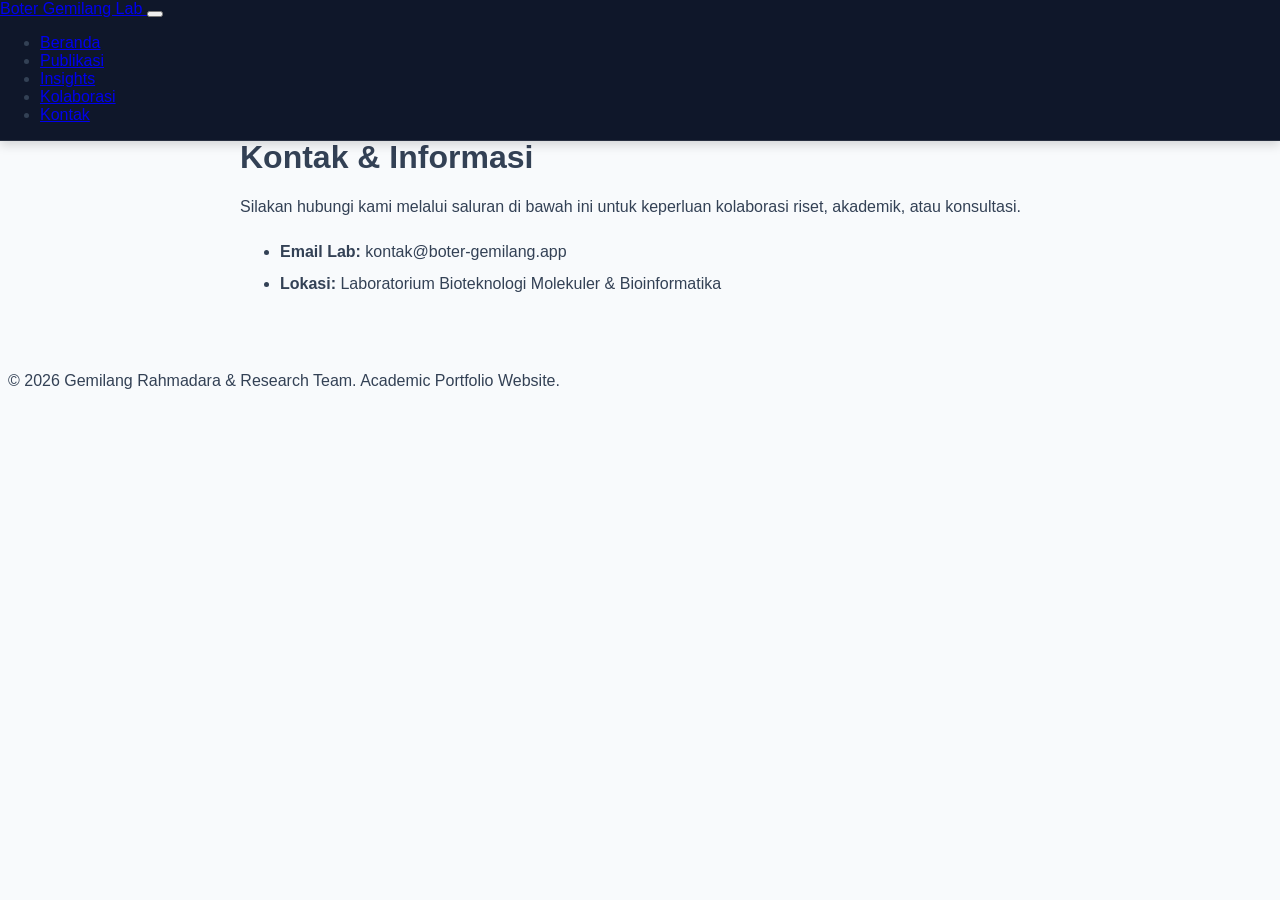
<file: kontak.html>
<!DOCTYPE html>
<html lang="id">
<head>
    <meta charset="UTF-8">
    <meta name="viewport" content="width=device-width, initial-scale=1.0">
    <title>Kontak - Boter Gemilang Lab</title>
    <link rel="stylesheet" href="assets/css/style.css">
</head>
<body>
    <!-- Header / Navigasi -->
    <div id="header-container"></div>

    <main style="padding: 40px 20px; max-width: 800px; margin: 0 auto;">
        <h1>Kontak & Informasi</h1>
        <p>Silakan hubungi kami melalui saluran di bawah ini untuk keperluan kolaborasi riset, akademik, atau konsultasi.</p>
        
        <ul style="line-height: 2; margin-top: 20px;">
            <li><strong>Email Lab:</strong> kontak@boter-gemilang.app</li>
            <li><strong>Lokasi:</strong> Laboratorium Bioteknologi Molekuler & Bioinformatika</li>
        </ul>
    </main>

    <!-- Footer -->
    <div id="footer-container"></div>

    <script src="assets/js/main.js"></script>
</body>
</html>
</file>
<file: assets/css/style.css>
﻿:root {
    --primary-color: #2563eb;
    --accent-color: #06b6d4;
    --dark-bg: #0f172a;
}

body {
    font-family: 'Plus Jakarta Sans', sans-serif;
    background-color: #f8fafc;
    color: #334155;
    /* Memberikan jarak atas setinggi header agar konten tidak tertutup */
    padding-top: 70px; 
}

/* Mengunci wadah header agar benar-benar menempel diam di paling atas */
#header-container {
    position: fixed;
    top: 0;
    left: 0;
    right: 0;
    width: 100%;
    min-height: 70px;
    z-index: 1030;
}

/* Styling Navbar */
.custom-navbar {
    background-color: var(--dark-bg) !important;
    border-bottom: 1px solid rgba(255, 255, 255, 0.1);
    box-shadow: 0 4px 10px rgba(0, 0, 0, 0.15);
}

.hero-section {
    background: linear-gradient(135deg, #0f172a 0%, #1e293b 50%, #1e3a8a 100%);
    color: white;
    padding: 80px 0;
}

/* Styling Card */
.card-custom {
    border: 1px solid #e2e8f0;
    border-radius: 12px;
    transition: transform 0.2s ease, box-shadow 0.2s ease;
}

.card-custom:hover {
    transform: translateY(-4px);
    box-shadow: 0 10px 20px rgba(0, 0, 0, 0.05);
}
</file>
